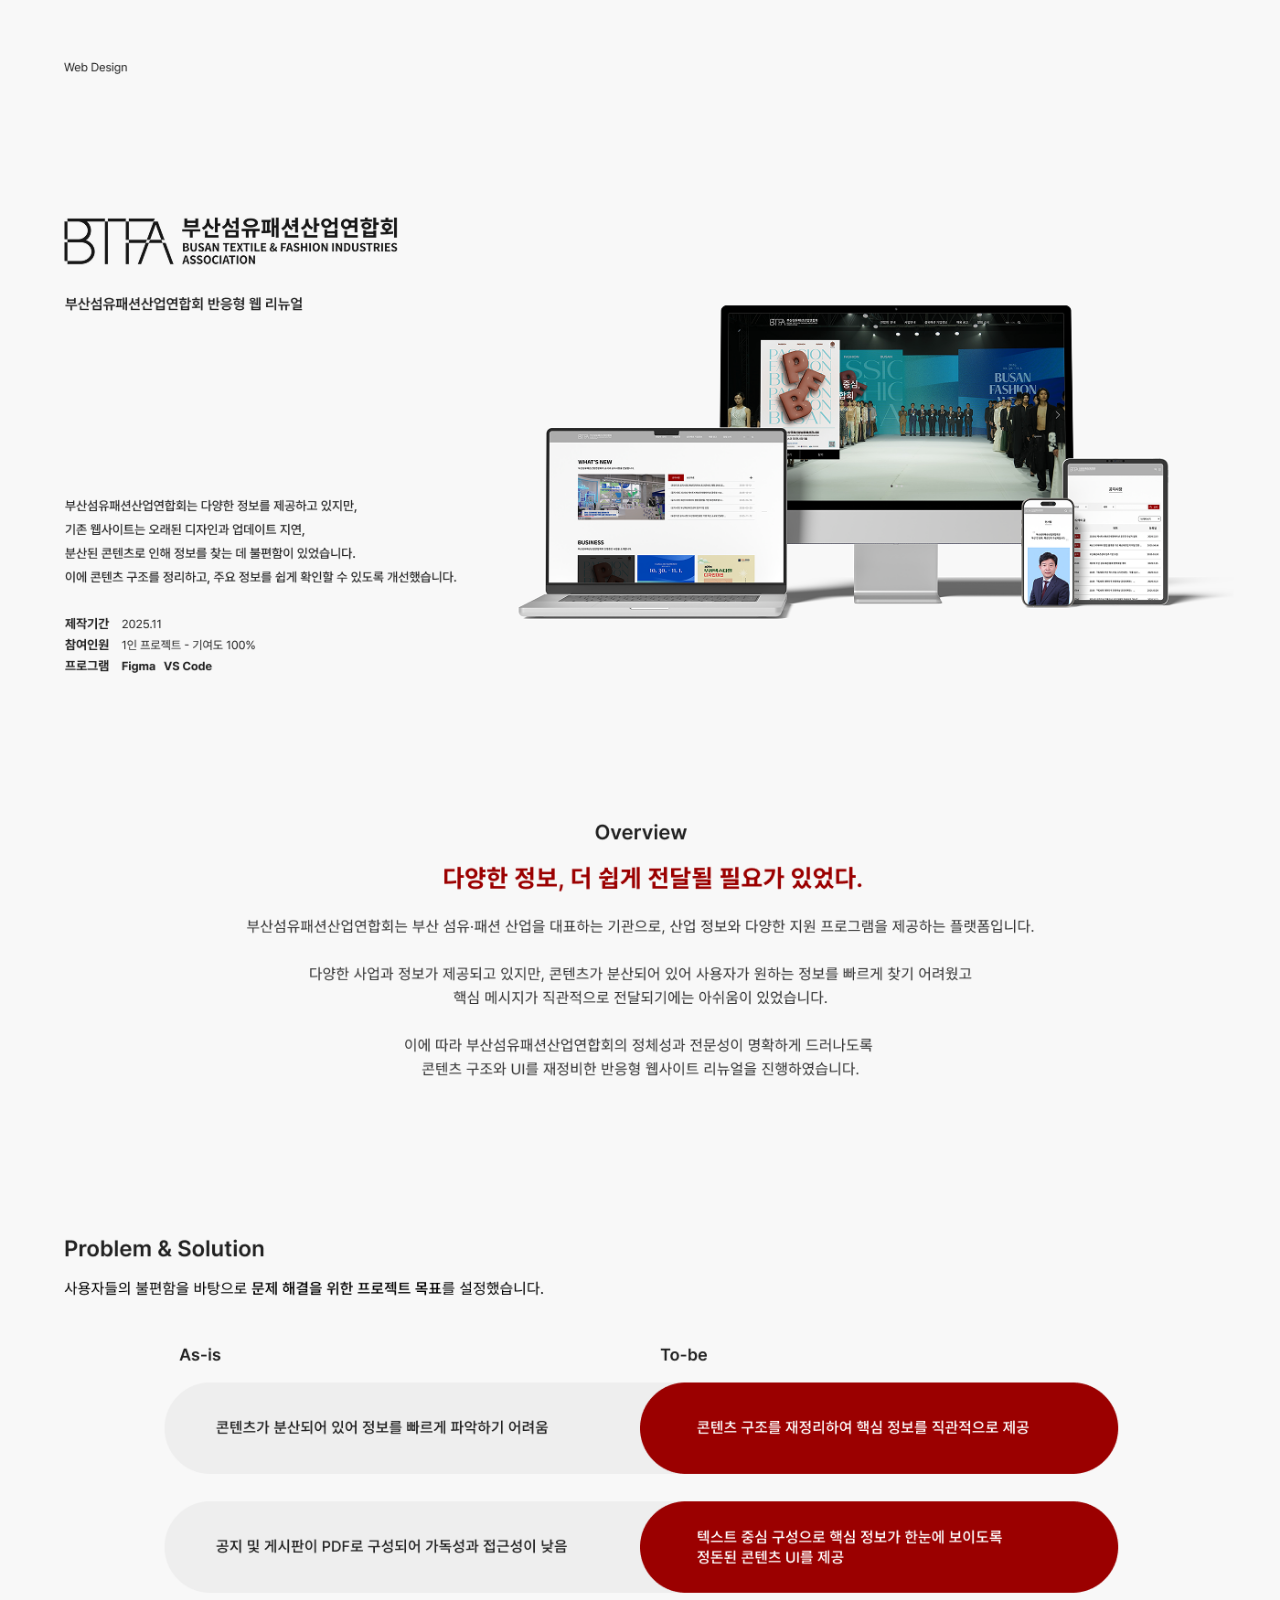
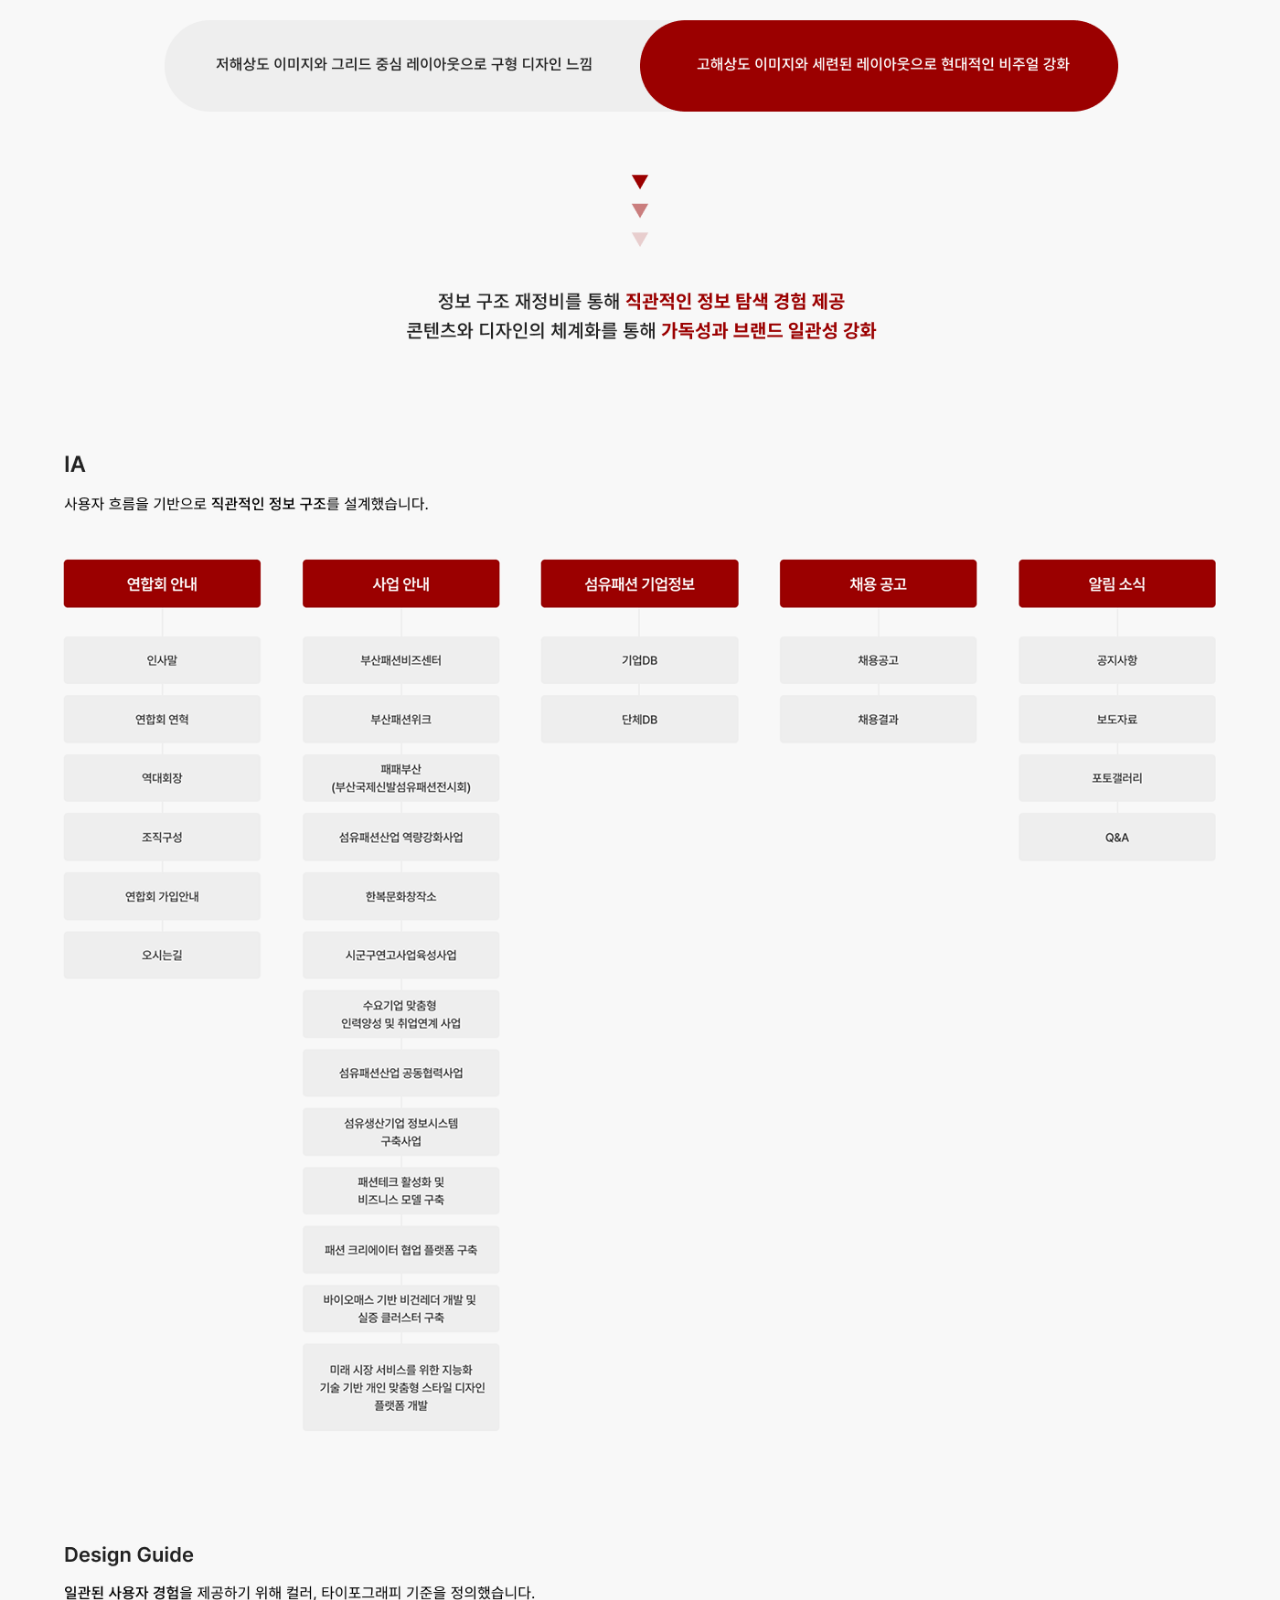
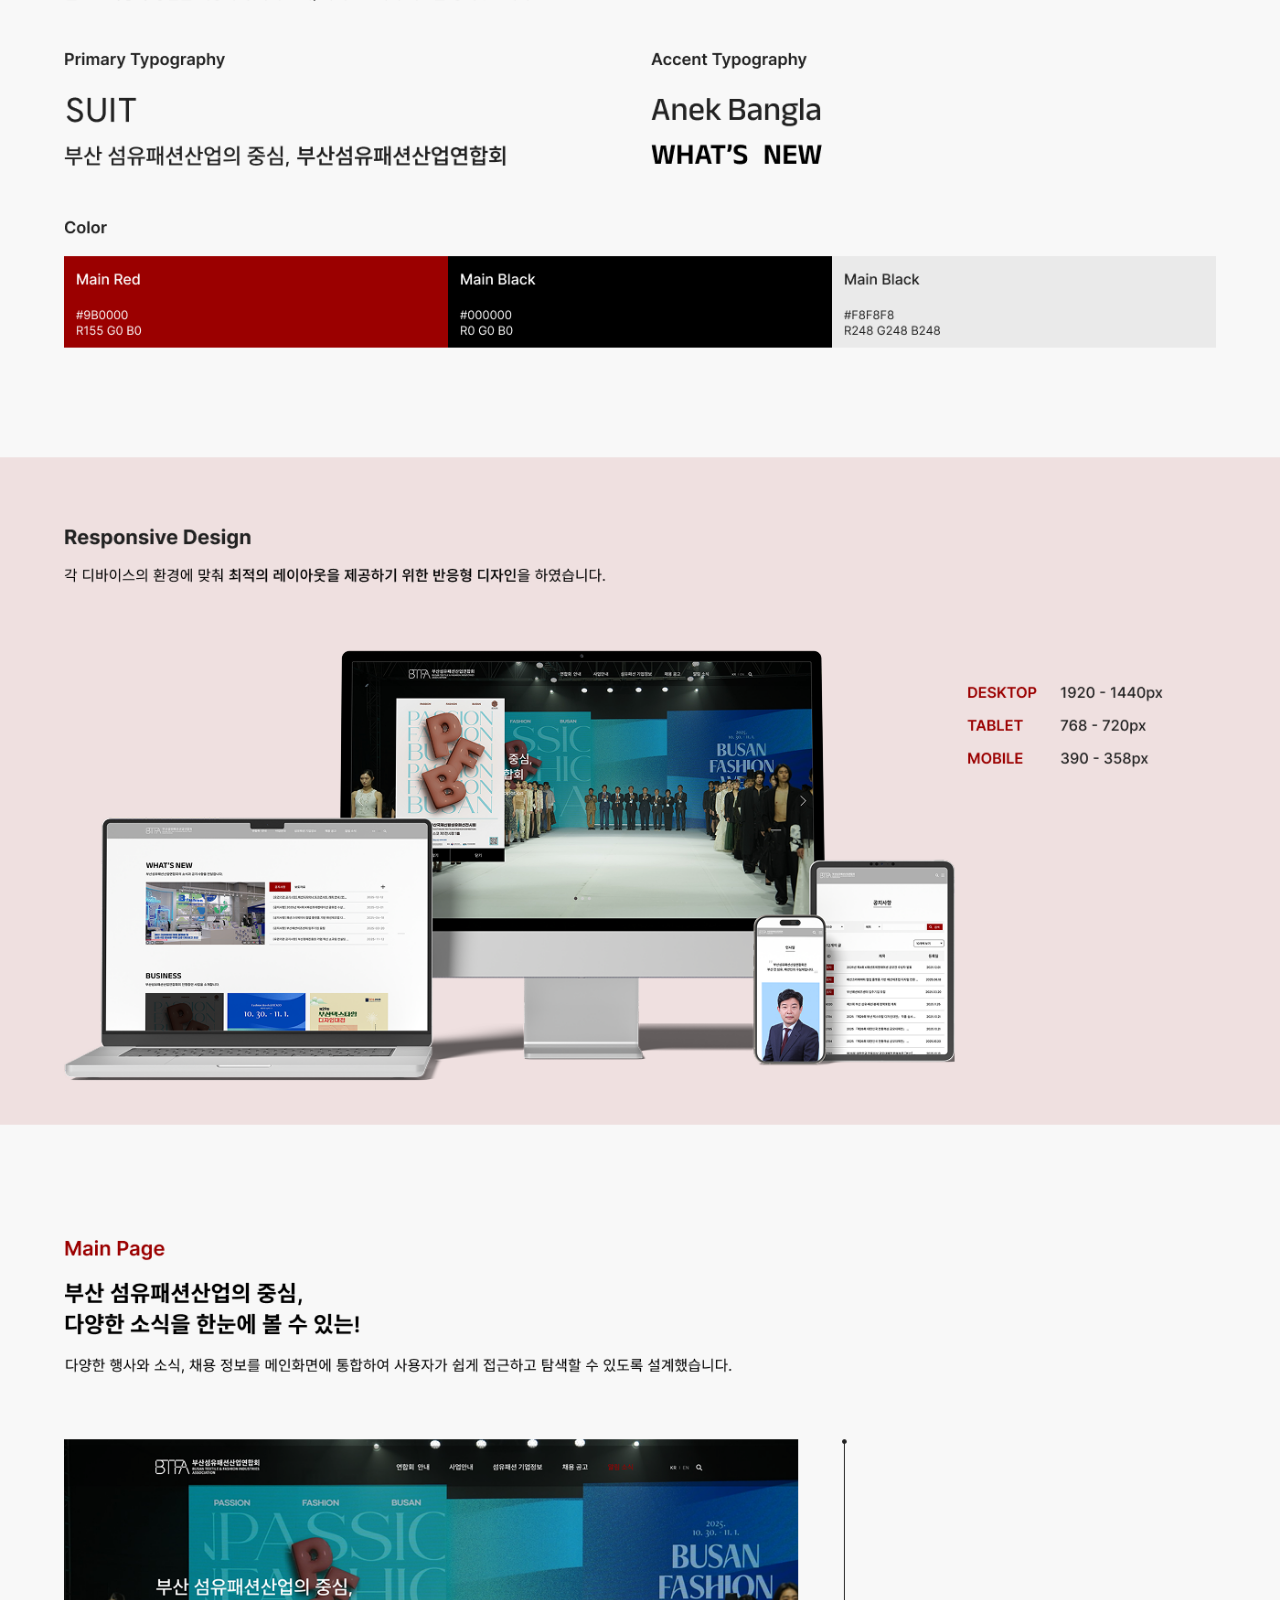
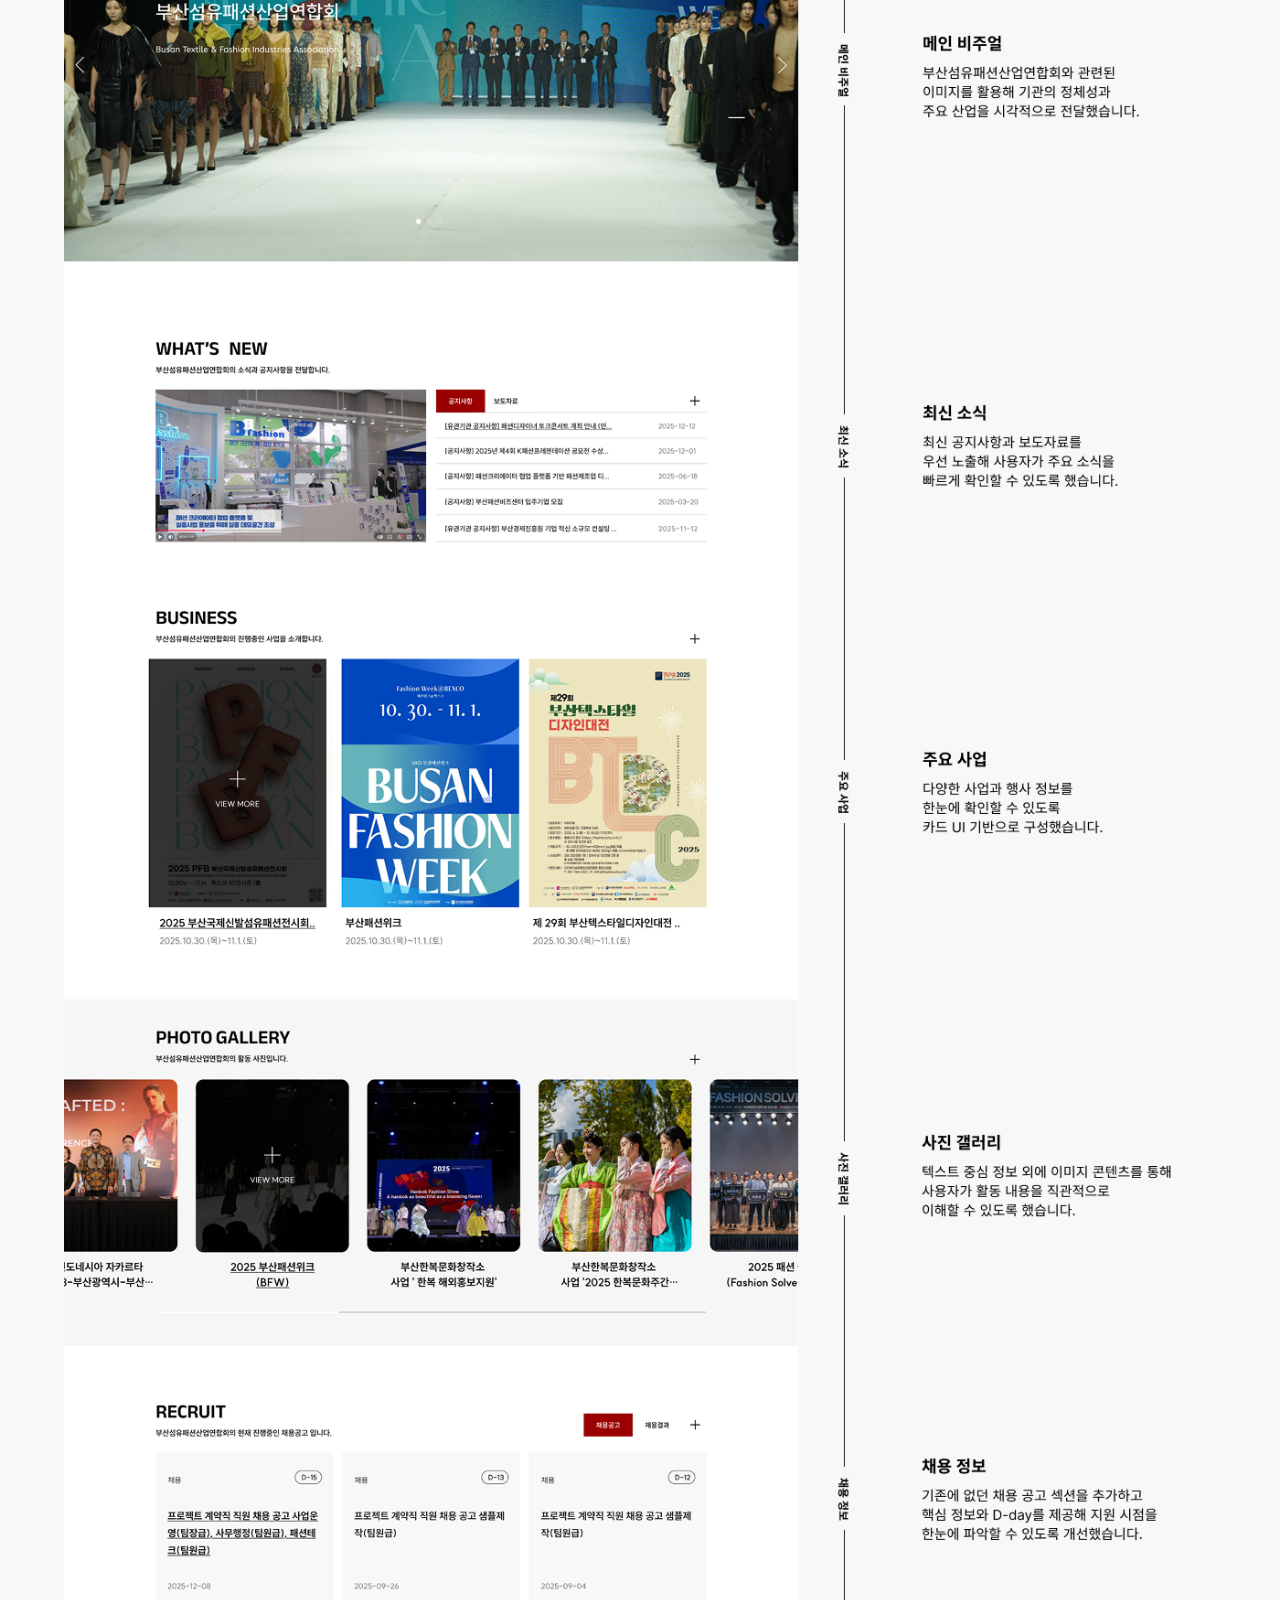
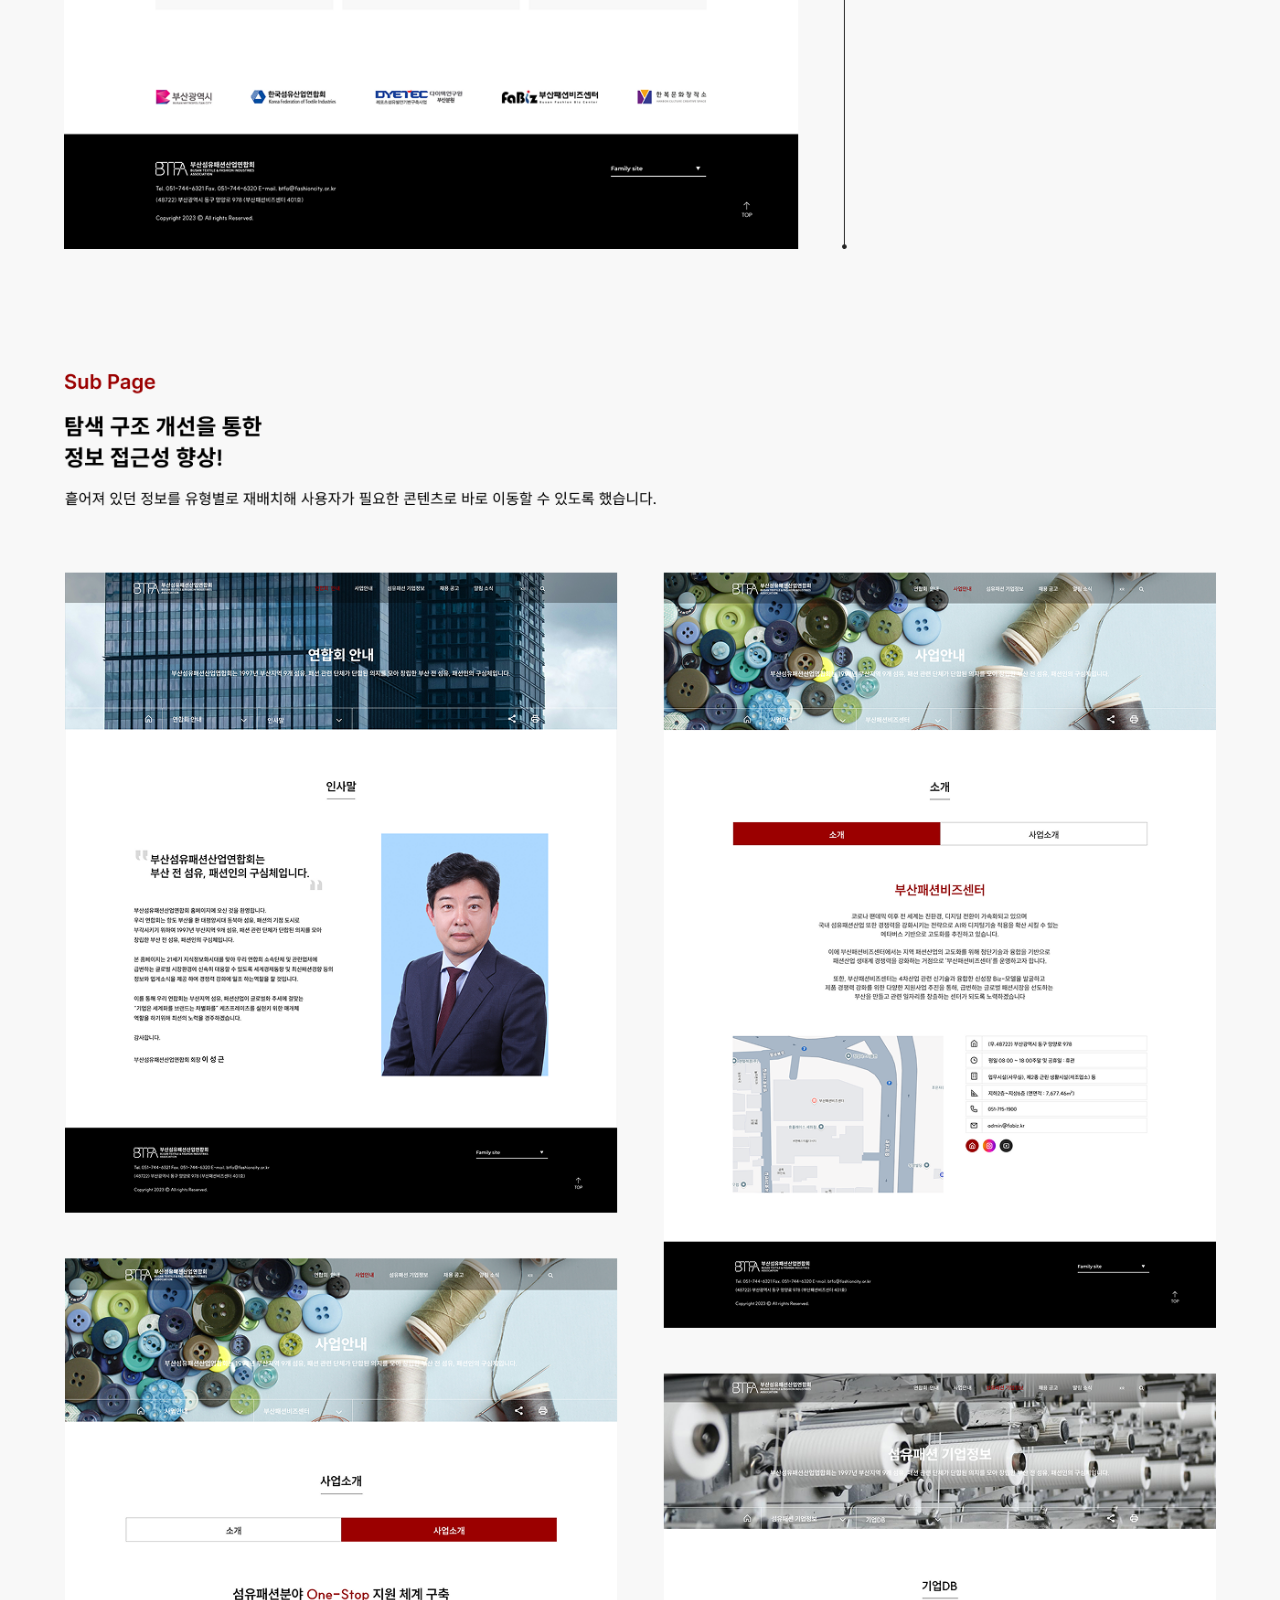
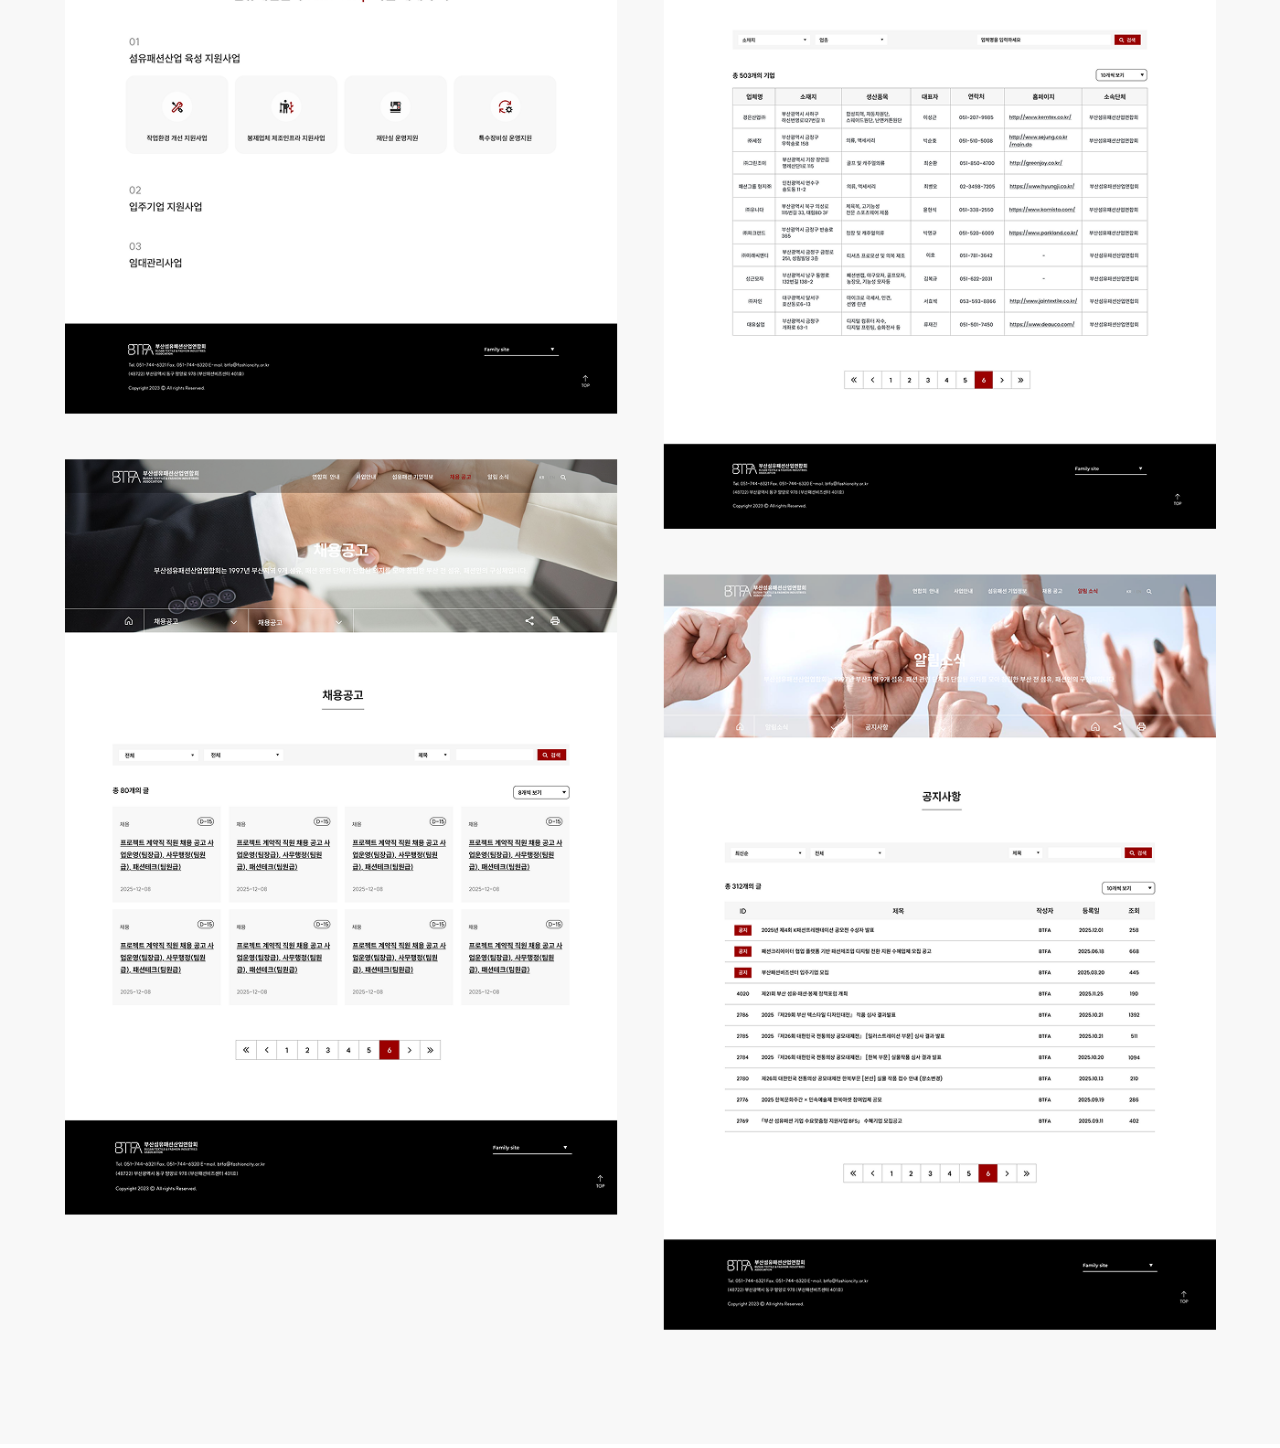
<file: link/btfa_design.html>
<!DOCTYPE html>
<html lang="ko">

<head>
  <meta charset="UTF-8">
  <meta name="viewport" content="width=device-width, initial-scale=1.0">
  <title>Btfa</title>
  <style>
    *{
      margin: 0;
      padding: 0;
    }
    #wrap{
      max-width: 1400px;
      margin: 0 auto;
    }
    #wrap img{
      width: 100%;
    }
  </style>
</head>

<body>
  <div id="wrap">
    <img src="../img/btfa_design.png" alt="컵넛 컨셉페이지">
  </div>
</body>

</html>
</file>
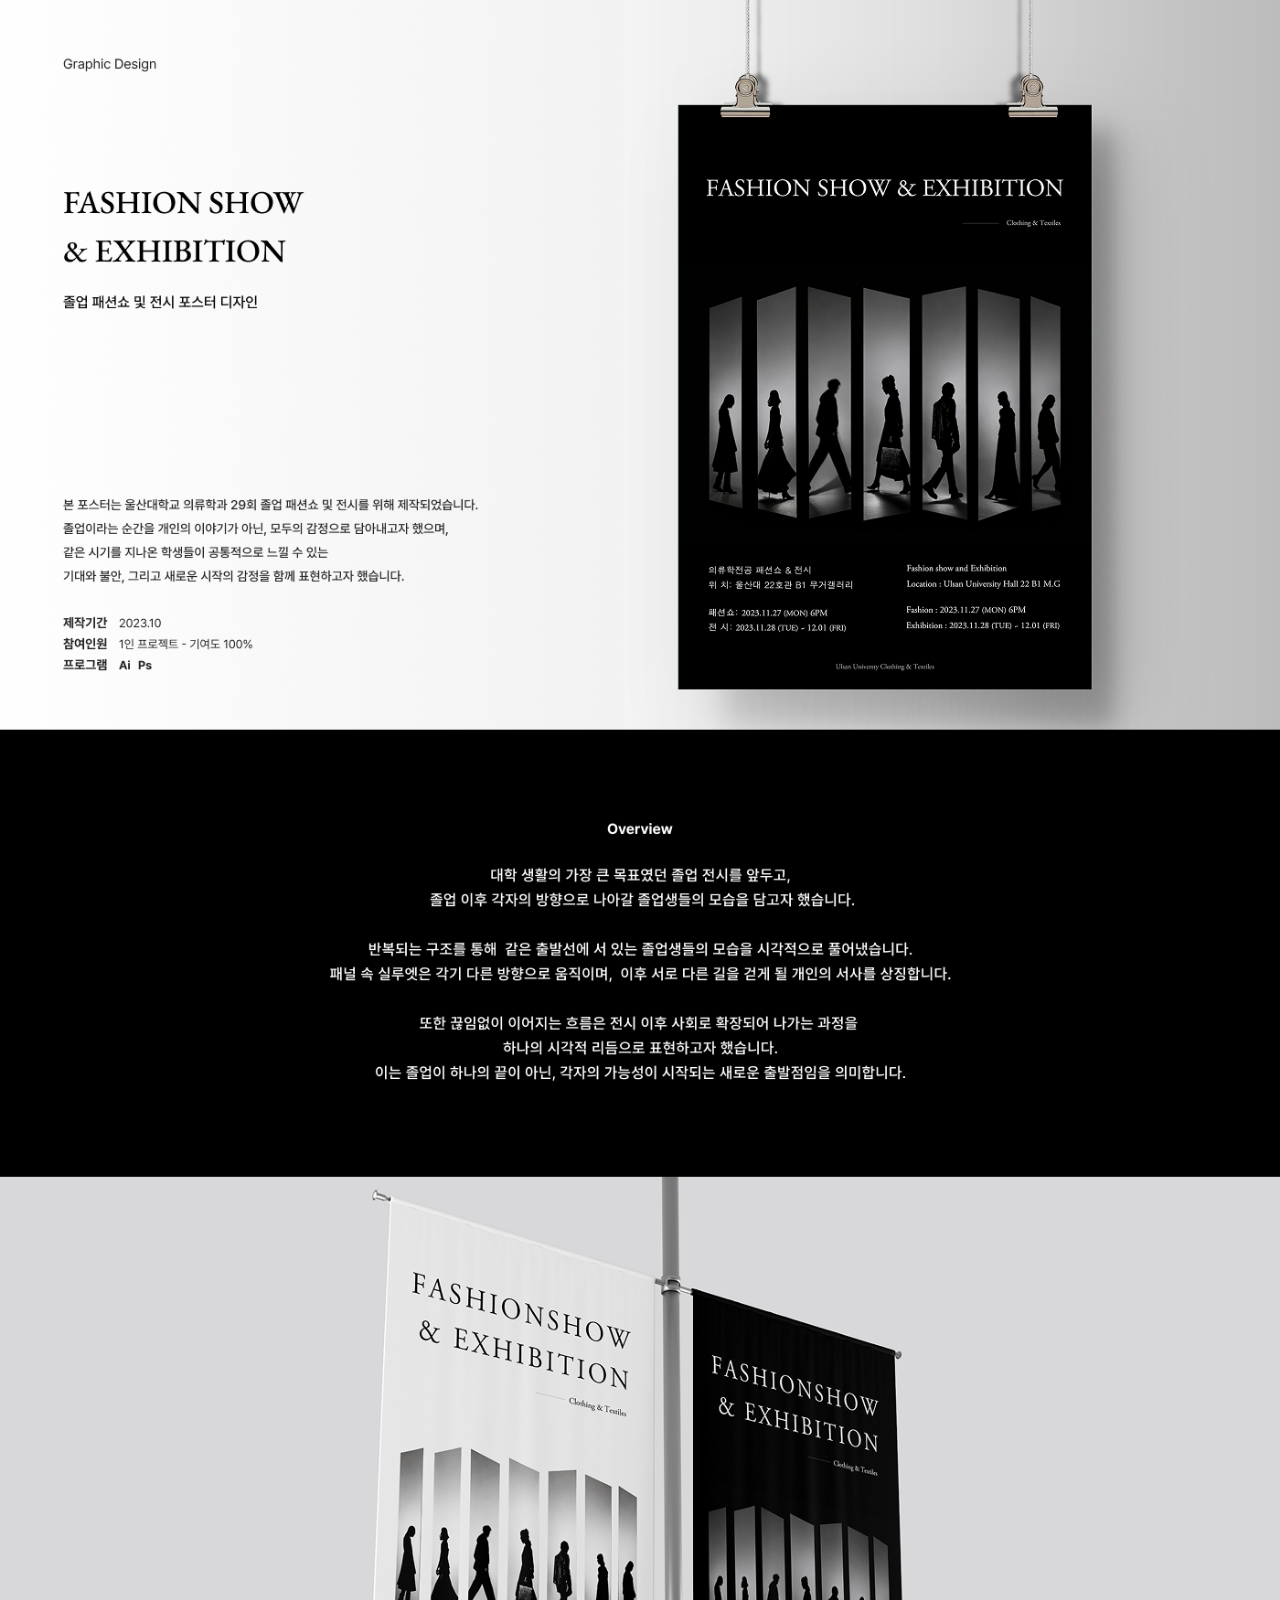
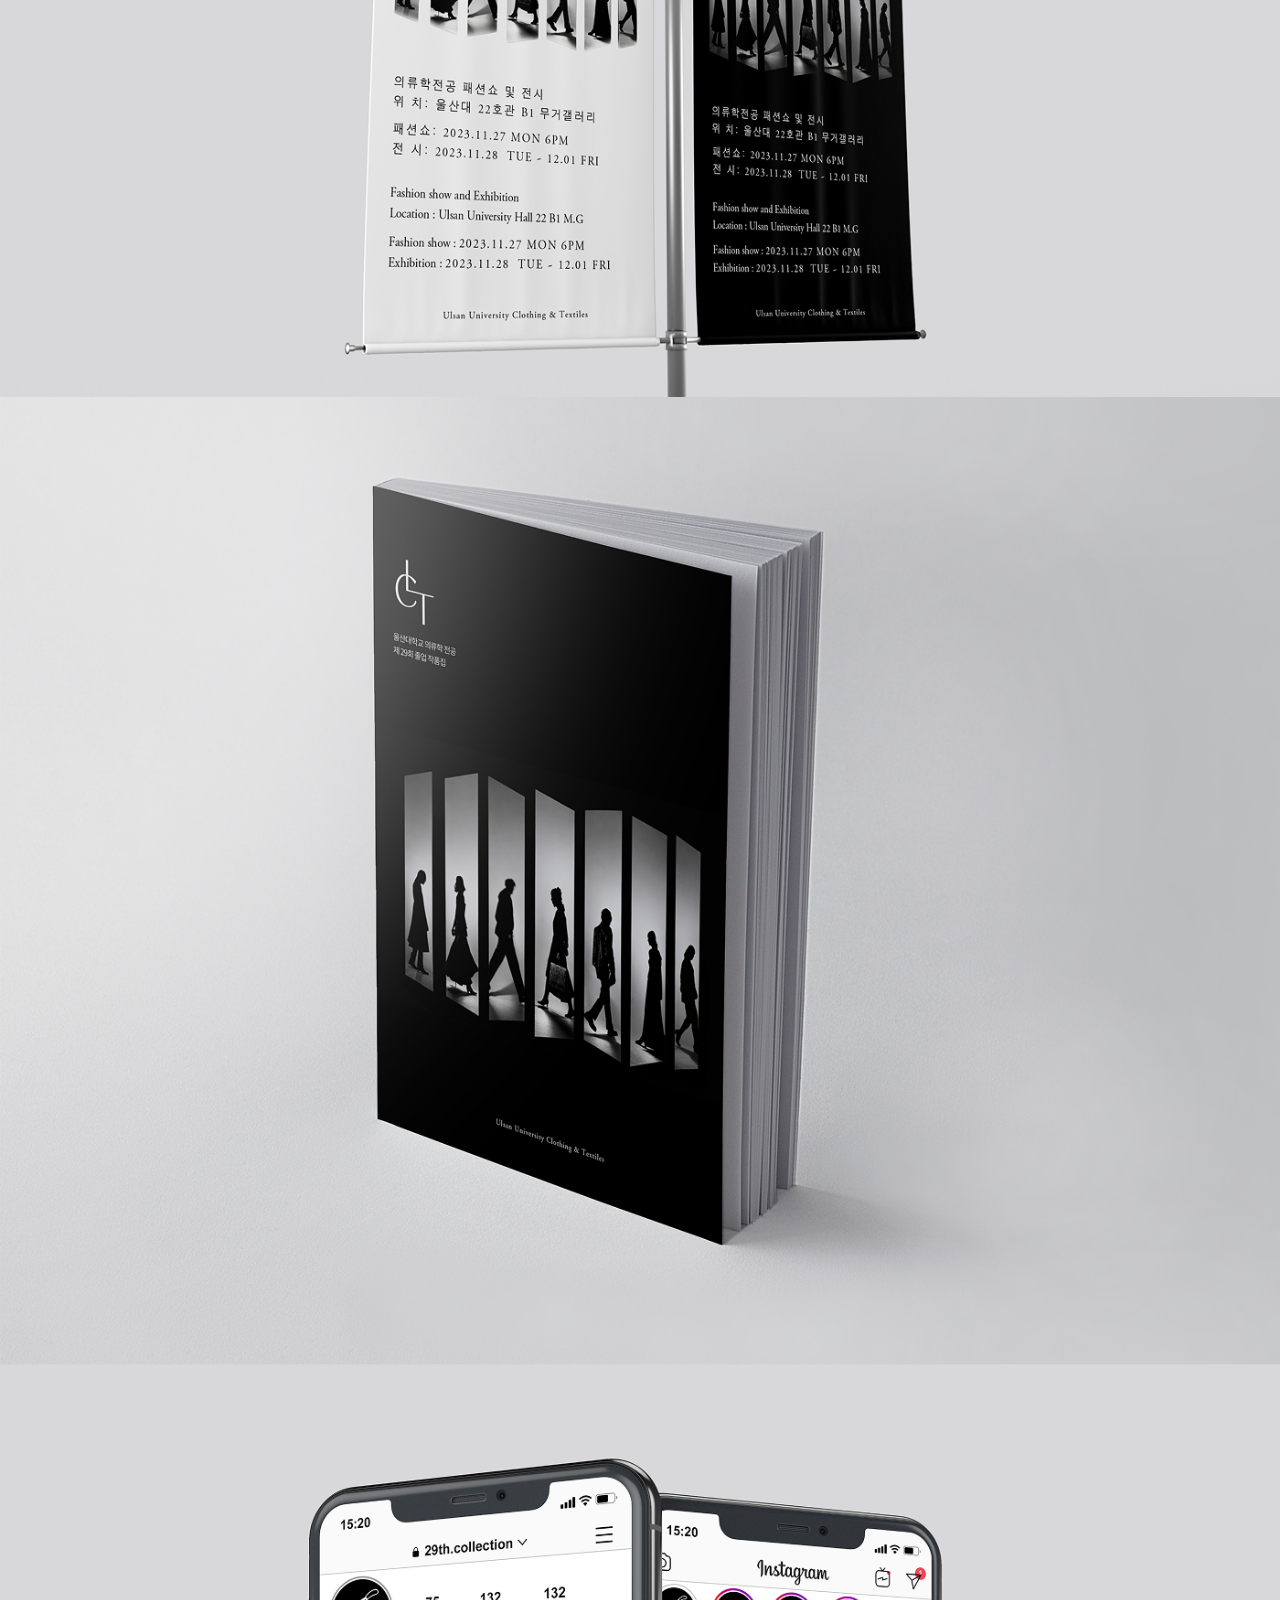
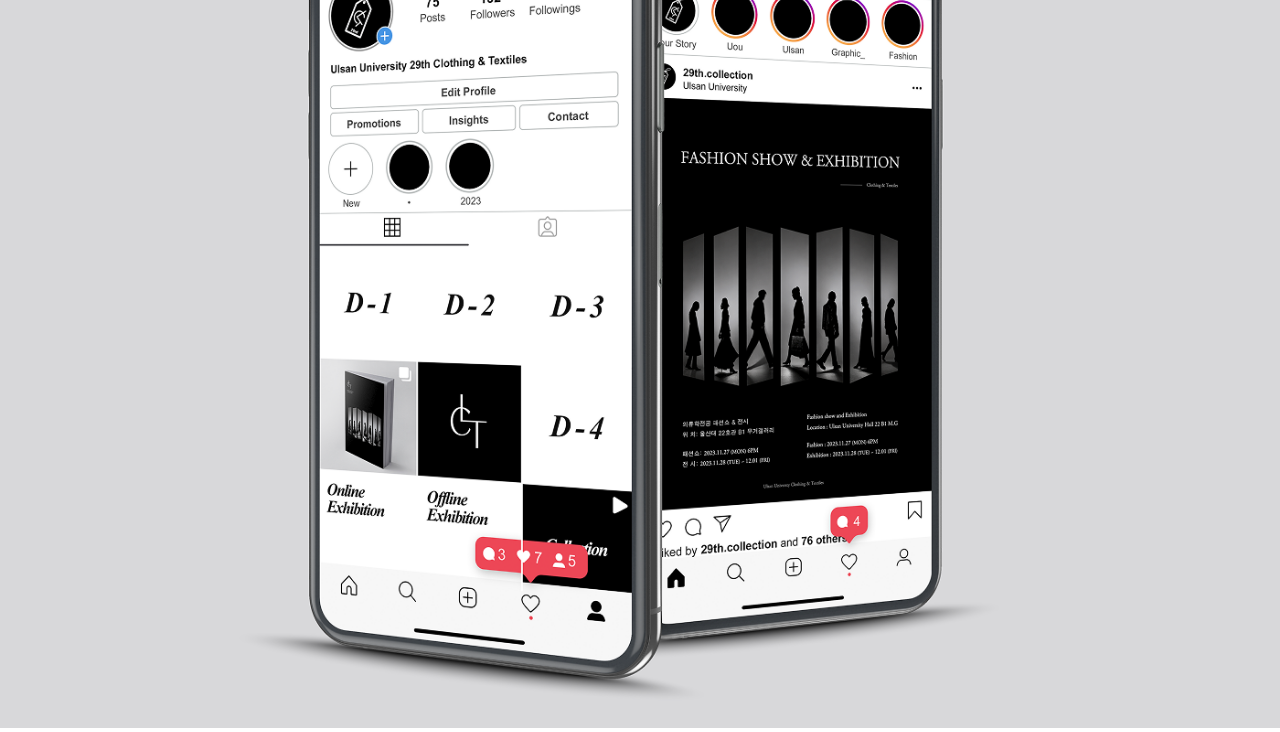
<file: link/fashion_design.html>
<!DOCTYPE html>
<html lang="ko">
<head>
  <meta charset="UTF-8">
  <meta name="viewport" content="width=device-width, initial-scale=1.0">
  <title>Document</title>
  <style>
    * {
      margin: 0;
      padding: 0;
    }

    #wrap {
      max-width: 1400px;
      margin: 0 auto;
    }

    #wrap img {
      width: 100%;
    }
  </style>
</head>
<body>
  <div id="wrap">
    <img src="../img/fashionshow_design.png" alt="졸업 전시 포스터">
  </div>
</body>
</html>
</file>
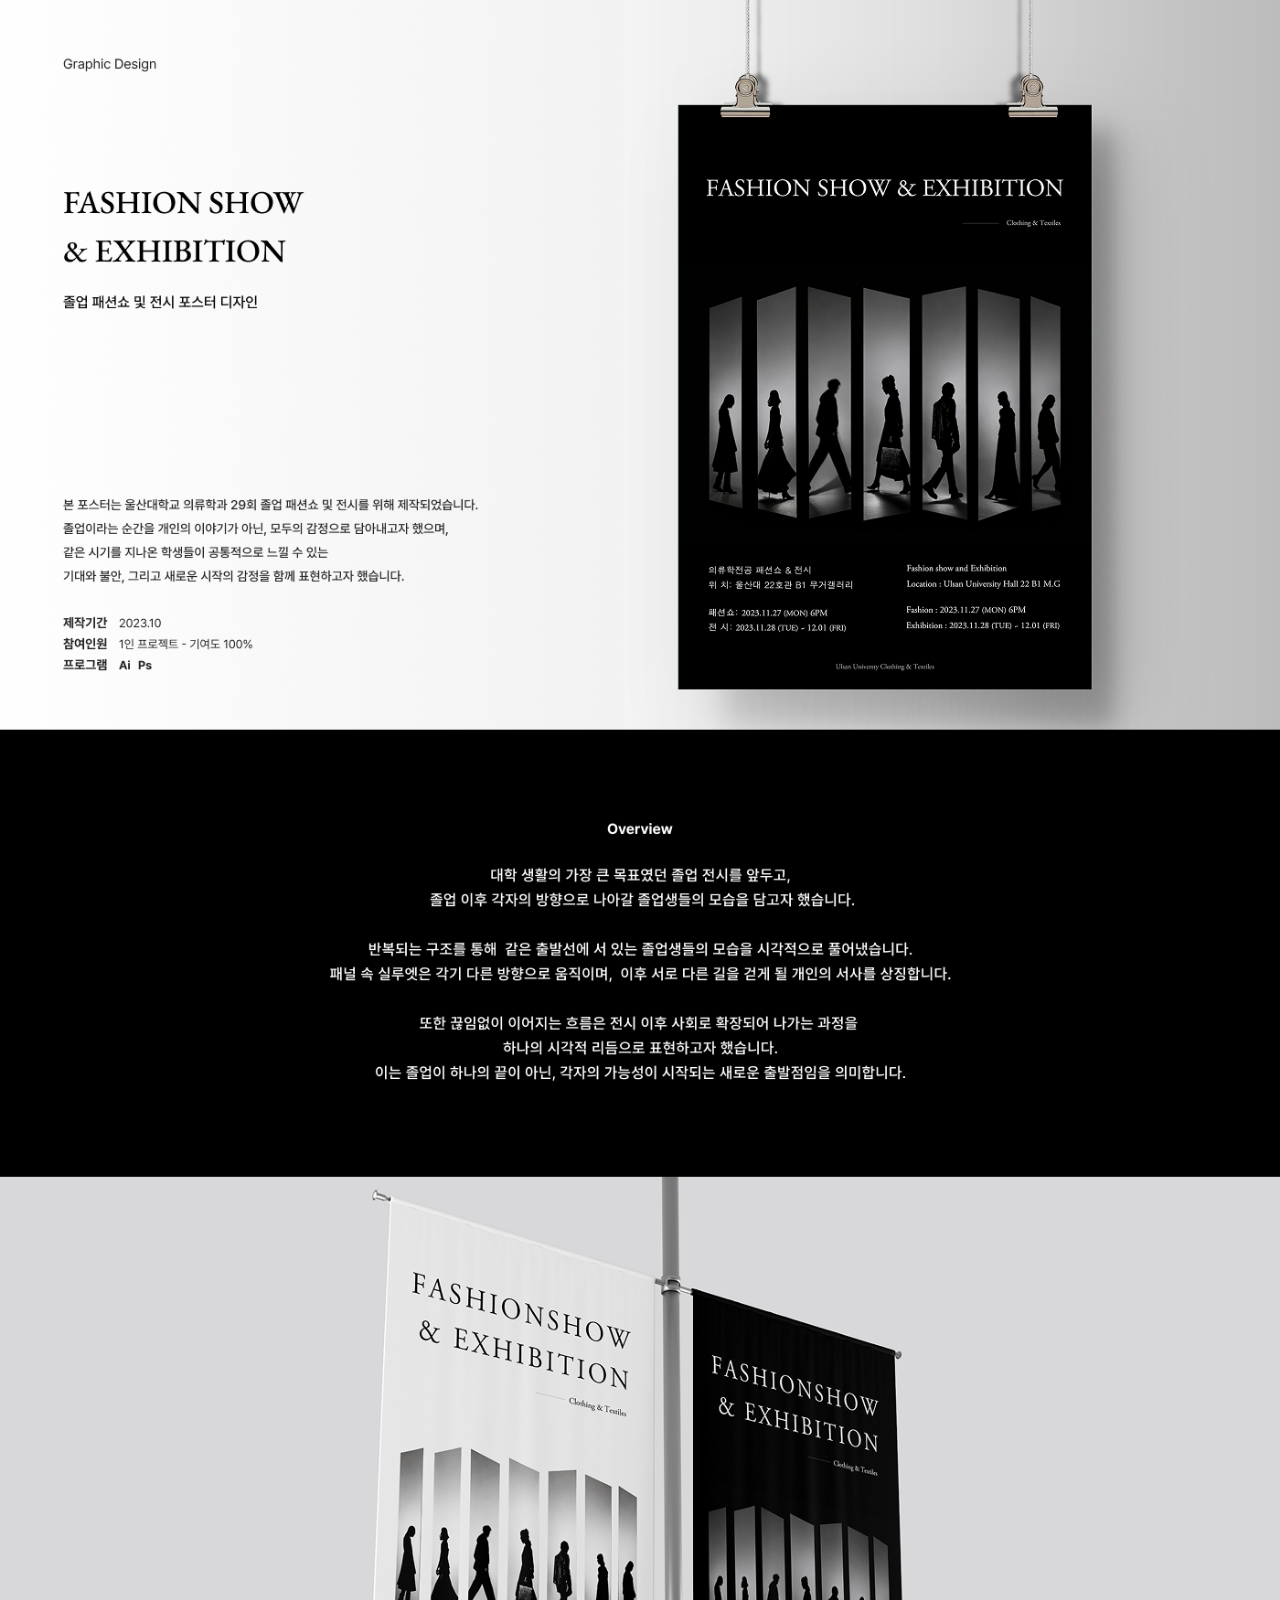
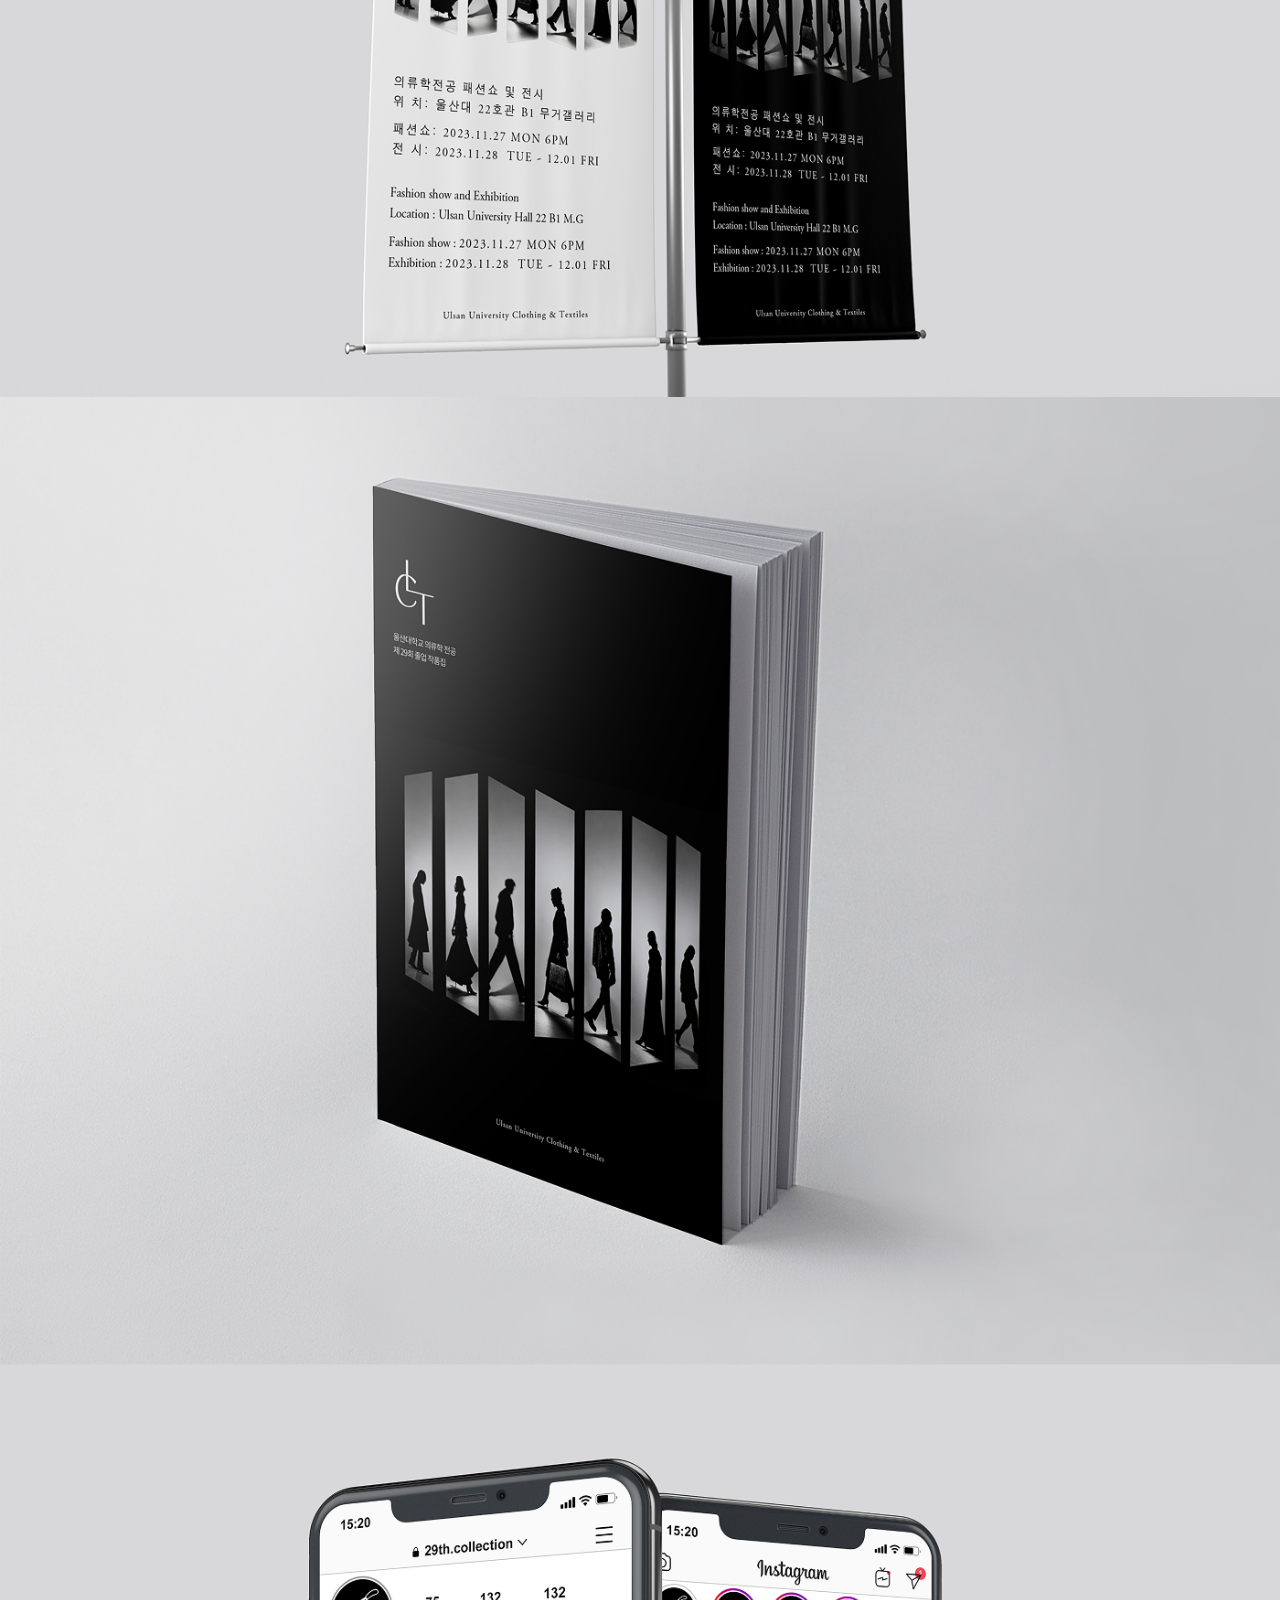
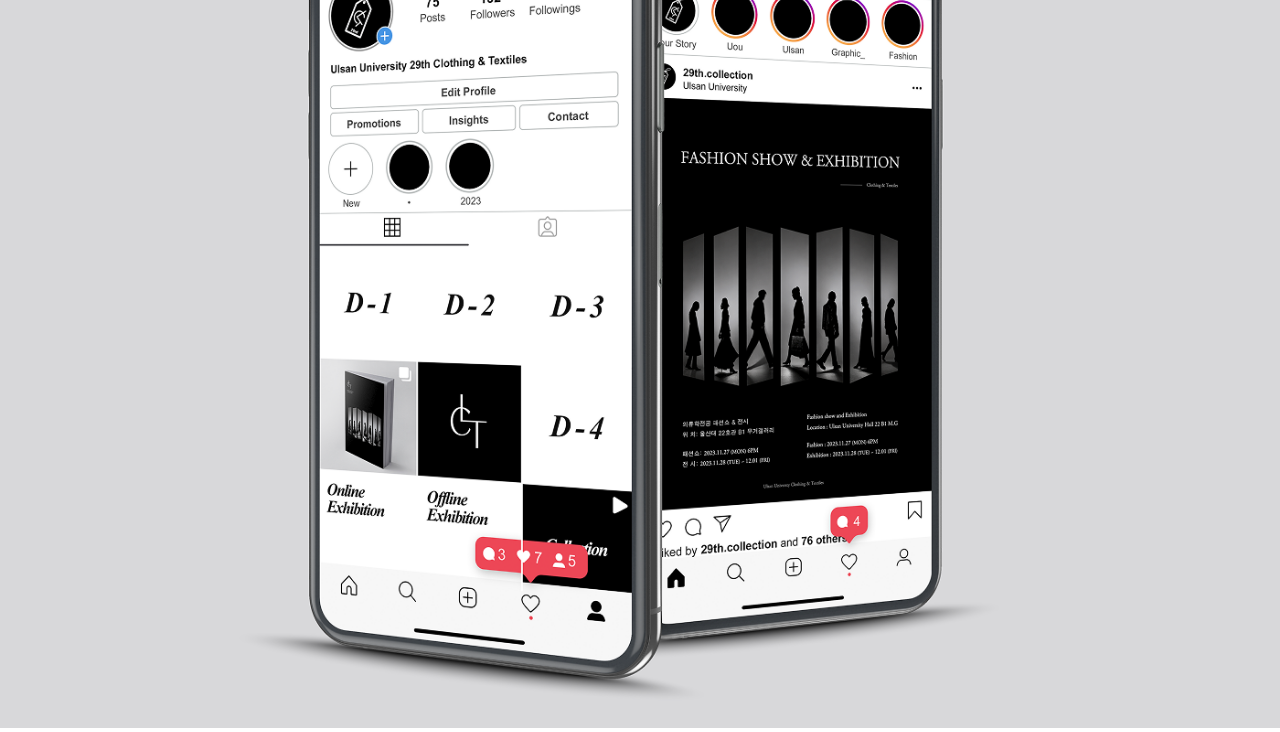
<file: link/fashionshow_design.html>
<!DOCTYPE html>
<html lang="ko">
<head>
  <meta charset="UTF-8">
  <meta name="viewport" content="width=device-width, initial-scale=1.0">
  <title>Fashion Show & Exhibition</title>
  <style>
    * {
      margin: 0;
      padding: 0;
    }

    #wrap {
      max-width: 1400px;
      margin: 0 auto;
    }

    #wrap img {
      width: 100%;
    }
  </style>
</head>
<body>
  <div id="wrap">
    <img src="../img/fashionshow_design.png" alt="졸업 전시 포스터">
  </div>
</body>
</html>
</file>
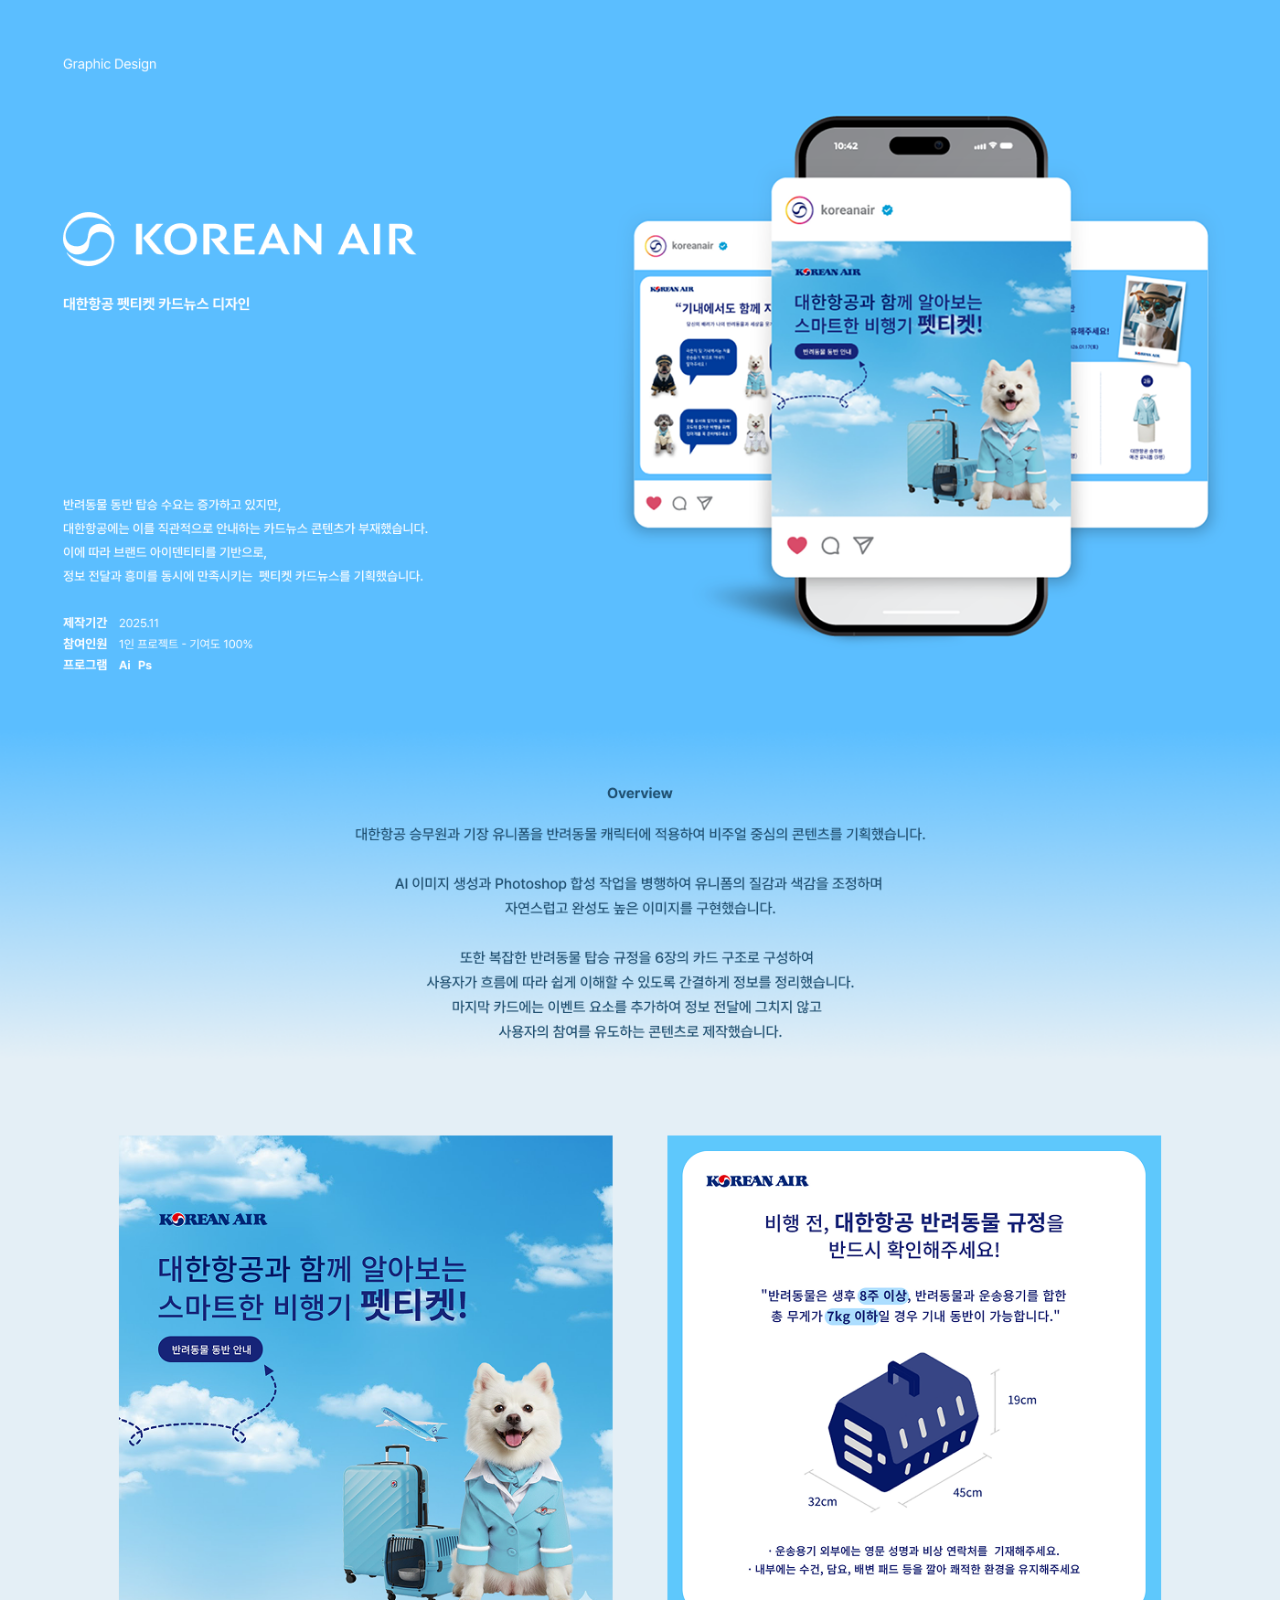
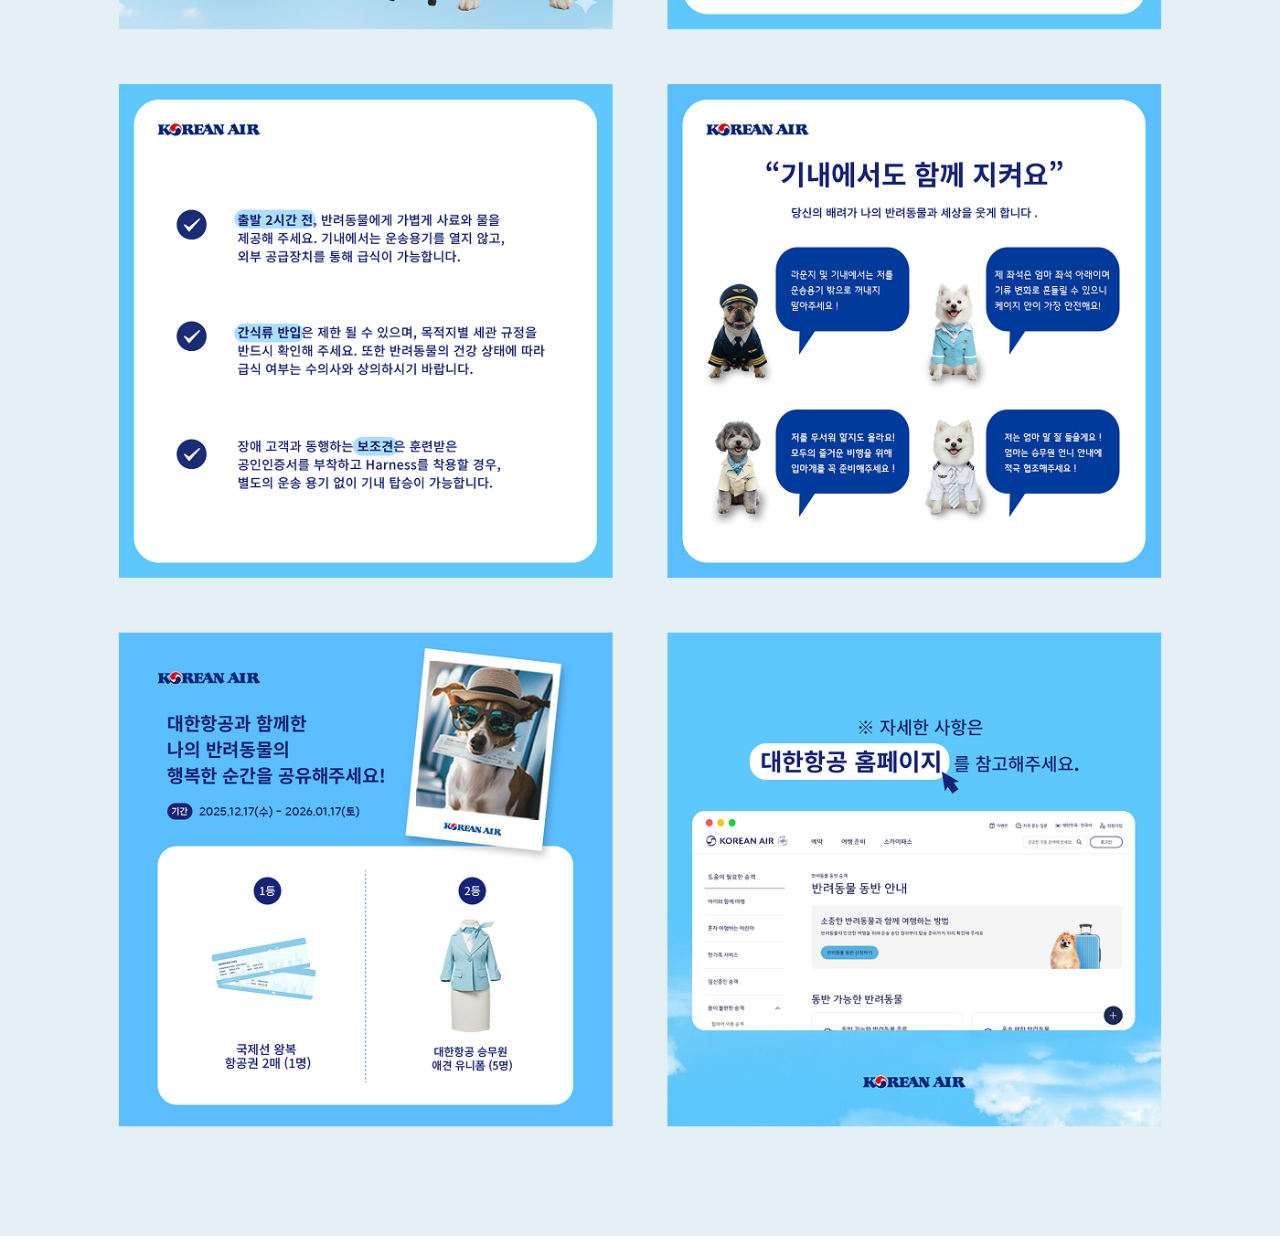
<file: link/koreanair_design.html>
<!DOCTYPE html>
<html lang="en">
<head>
  <meta charset="UTF-8">
  <meta name="viewport" content="width=device-width, initial-scale=1.0">
  <title>Korean Air</title>
  <style>
    * {
      margin: 0;
      padding: 0;
    }

    #wrap {
      max-width: 1400px;
      margin: 0 auto;
    }

    #wrap img {
      width: 100%;
    }
  </style>
</head>
<body>
  <div id="wrap">
    <img src="../img/koreanair_design.png" alt="대한항공 컨셉페이지">
  </div>
</body>
</html>
</file>
